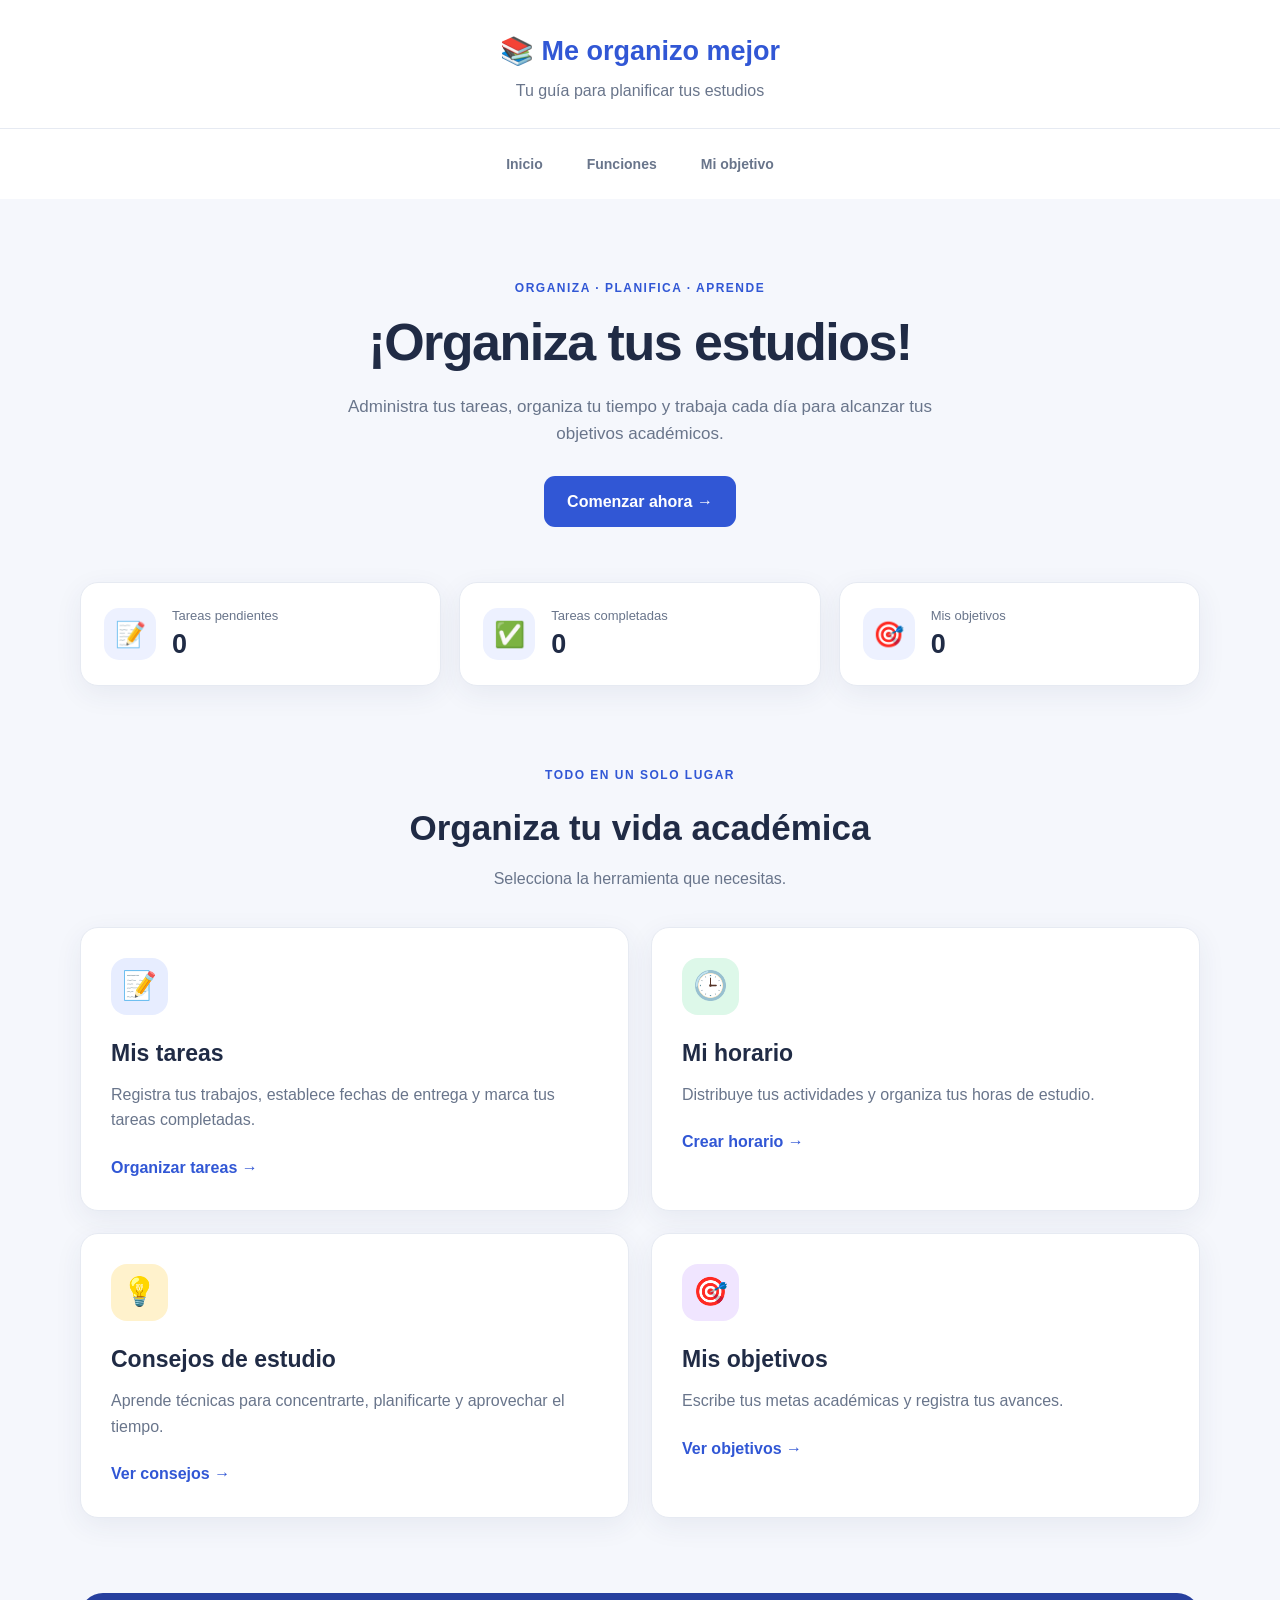
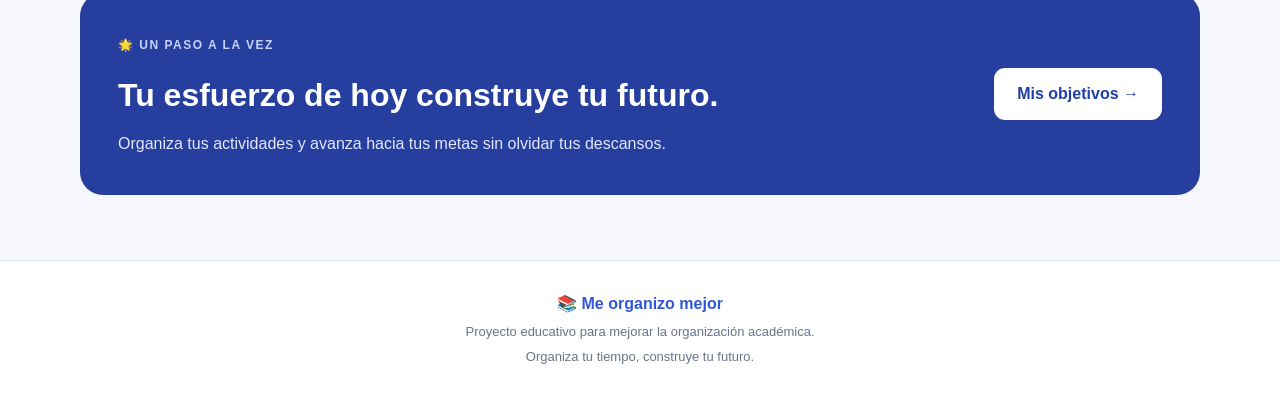
<file: Me organizo mejor/index.html>
<!DOCTYPE html>
<html lang="es">
<head>
    <meta charset="UTF-8">
    <meta name="viewport" content="width=device-width, initial-scale=1.0">

    <meta name="description" content="Organiza tus tareas, horarios y objetivos académicos.">

    <title>Me organizo mejor | Inicio</title>

    <link rel="stylesheet" href="estilos.css">
    <script src="script.js" defer></script>
</head>

<body>

    <header class="encabezado">
        <a href="index.html" class="logo">📚 Me organizo mejor</a>
        <p>Tu guía para planificar tus estudios</p>
    </header>

    <nav class="menu" aria-label="Navegación principal">
        <a href="#inicio">Inicio</a>
        <a href="#funciones">Funciones</a>
        <a href="#objetivo">Mi objetivo</a>
    </nav>

    <main class="contenedor">

        <section id="inicio" class="bienvenida">
            <span class="etiqueta">ORGANIZA · PLANIFICA · APRENDE</span>

            <h1>¡Organiza tus estudios!</h1>

            <p>
                Administra tus tareas, organiza tu tiempo y trabaja
                cada día para alcanzar tus objetivos académicos.
            </p>

            <a href="paginas/tareas.html" class="boton">
                Comenzar ahora →
            </a>
        </section>

        <section class="resumen">
            <article class="resumen-card">
                <span>📝</span>
                <div>
                    <p>Tareas pendientes</p>
                    <strong id="resumen-pendientes">0</strong>
                </div>
            </article>

            <article class="resumen-card">
                <span>✅</span>
                <div>
                    <p>Tareas completadas</p>
                    <strong id="resumen-completadas">0</strong>
                </div>
            </article>

            <article class="resumen-card">
                <span>🎯</span>
                <div>
                    <p>Mis objetivos</p>
                    <strong id="resumen-objetivos">0</strong>
                </div>
            </article>
        </section>

        <section id="funciones" class="seccion">
            <div class="titulo-seccion">
                <span>TODO EN UN SOLO LUGAR</span>
                <h2>Organiza tu vida académica</h2>
                <p>Selecciona la herramienta que necesitas.</p>
            </div>

            <div class="tarjetas">

                <article class="tarjeta tarjeta-azul">
                    <div class="icono">📝</div>
                    <h3>Mis tareas</h3>
                    <p>
                        Registra tus trabajos, establece fechas
                        de entrega y marca tus tareas completadas.
                    </p>
                    <a href="paginas/tareas.html" class="enlace-tarjeta">
                        Organizar tareas →
                    </a>
                </article>

                <article class="tarjeta tarjeta-verde">
                    <div class="icono">🕒</div>
                    <h3>Mi horario</h3>
                    <p>
                        Distribuye tus actividades y organiza
                        tus horas de estudio.
                    </p>
                    <a href="paginas/horario.html" class="enlace-tarjeta">
                        Crear horario →
                    </a>
                </article>

                <article class="tarjeta tarjeta-amarilla">
                    <div class="icono">💡</div>
                    <h3>Consejos de estudio</h3>
                    <p>
                        Aprende técnicas para concentrarte,
                        planificarte y aprovechar el tiempo.
                    </p>
                    <a href="paginas/consejos.html" class="enlace-tarjeta">
                        Ver consejos →
                    </a>
                </article>

                <article class="tarjeta tarjeta-morada">
                    <div class="icono">🎯</div>
                    <h3>Mis objetivos</h3>
                    <p>
                        Escribe tus metas académicas y registra
                        tus avances.
                    </p>
                    <a href="paginas/objetivos.html" class="enlace-tarjeta">
                        Ver objetivos →
                    </a>
                </article>

            </div>
        </section>

        <section id="objetivo" class="objetivo-dia">
            <div>
                <span>🌟 UN PASO A LA VEZ</span>
                <h2>Tu esfuerzo de hoy construye tu futuro.</h2>
                <p>
                    Organiza tus actividades y avanza hacia
                    tus metas sin olvidar tus descansos.
                </p>
            </div>

            <a href="paginas/objetivos.html" class="boton boton-claro">
                Mis objetivos →
            </a>
        </section>

    </main>

    <footer class="pie">
        <strong>📚 Me organizo mejor</strong>
        <p>Proyecto educativo para mejorar la organización académica.</p>
        <p>Organiza tu tiempo, construye tu futuro.</p>
    </footer>

</body>
</html>
</file>
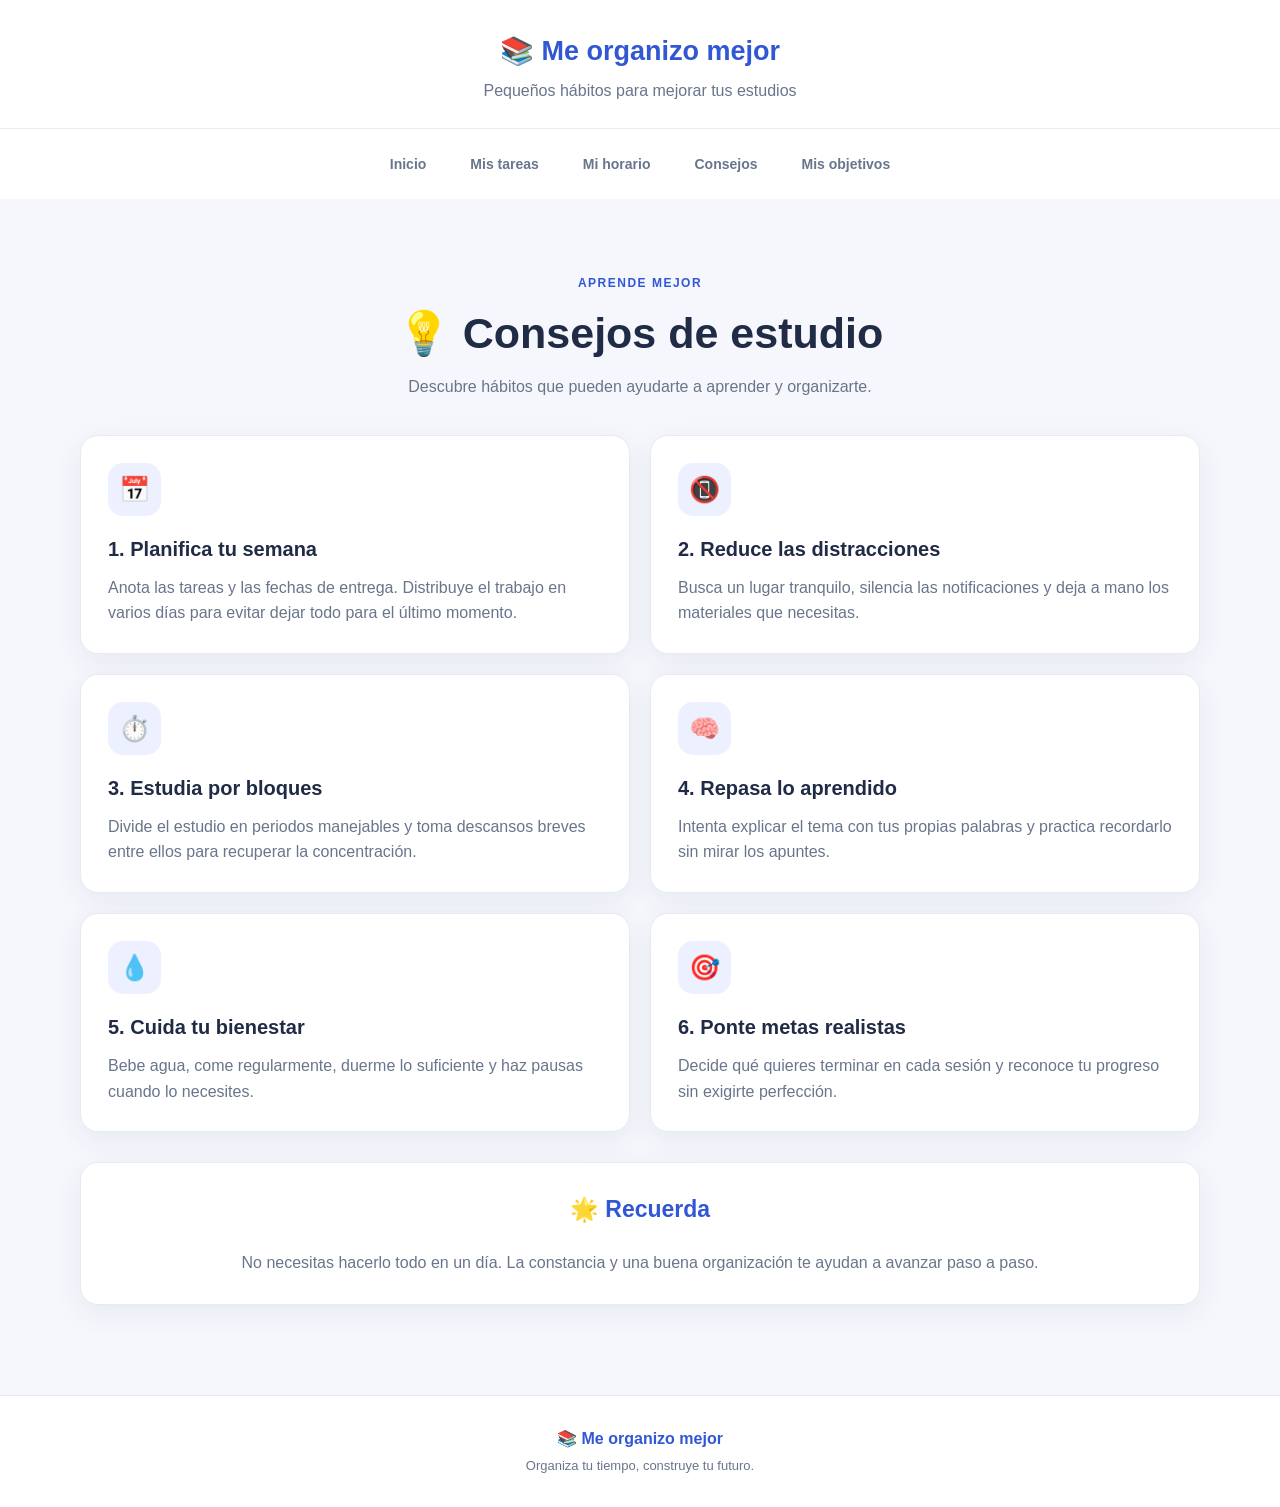
<file: Me organizo mejor/paginas/consejos.html>
<!DOCTYPE html>
<html lang="es">
<head>
    <meta charset="UTF-8">
    <meta name="viewport" content="width=device-width, initial-scale=1.0">
    <title>Consejos de estudio | Me organizo mejor</title>
    <link rel="stylesheet" href="../estilos.css">
    <link rel="stylesheet" href="../css/paginas.css">
</head>
<body>

<header class="encabezado">
    <a href="../index.html" class="logo">📚 Me organizo mejor</a>
    <p>Pequeños hábitos para mejorar tus estudios</p>
</header>

<nav class="menu">
    <a href="../index.html">Inicio</a>
    <a href="tareas.html">Mis tareas</a>
    <a href="horario.html">Mi horario</a>
    <a href="consejos.html">Consejos</a>
    <a href="objetivos.html">Mis objetivos</a>
</nav>

<main class="contenedor pagina-contenido">

    <section class="cabecera-pagina">
        <span class="etiqueta">APRENDE MEJOR</span>
        <h1>💡 Consejos de estudio</h1>
        <p>Descubre hábitos que pueden ayudarte a aprender y organizarte.</p>
    </section>

    <section class="consejos-grid">

        <article class="consejo">
            <div class="icono">📅</div>
            <h2>1. Planifica tu semana</h2>
            <p>
                Anota las tareas y las fechas de entrega.
                Distribuye el trabajo en varios días para evitar
                dejar todo para el último momento.
            </p>
        </article>

        <article class="consejo">
            <div class="icono">📵</div>
            <h2>2. Reduce las distracciones</h2>
            <p>
                Busca un lugar tranquilo, silencia las notificaciones
                y deja a mano los materiales que necesitas.
            </p>
        </article>

        <article class="consejo">
            <div class="icono">⏱️</div>
            <h2>3. Estudia por bloques</h2>
            <p>
                Divide el estudio en periodos manejables y toma
                descansos breves entre ellos para recuperar
                la concentración.
            </p>
        </article>

        <article class="consejo">
            <div class="icono">🧠</div>
            <h2>4. Repasa lo aprendido</h2>
            <p>
                Intenta explicar el tema con tus propias palabras
                y practica recordarlo sin mirar los apuntes.
            </p>
        </article>

        <article class="consejo">
            <div class="icono">💧</div>
            <h2>5. Cuida tu bienestar</h2>
            <p>
                Bebe agua, come regularmente, duerme lo suficiente
                y haz pausas cuando lo necesites.
            </p>
        </article>

        <article class="consejo">
            <div class="icono">🎯</div>
            <h2>6. Ponte metas realistas</h2>
            <p>
                Decide qué quieres terminar en cada sesión
                y reconoce tu progreso sin exigirte perfección.
            </p>
        </article>

    </section>

    <section class="panel frase-final">
        <h2>🌟 Recuerda</h2>
        <p>
            No necesitas hacerlo todo en un día.
            La constancia y una buena organización te ayudan
            a avanzar paso a paso.
        </p>
    </section>

</main>

<footer class="pie">
    <strong>📚 Me organizo mejor</strong>
    <p>Organiza tu tiempo, construye tu futuro.</p>
</footer>

</body>
</html>
</file>
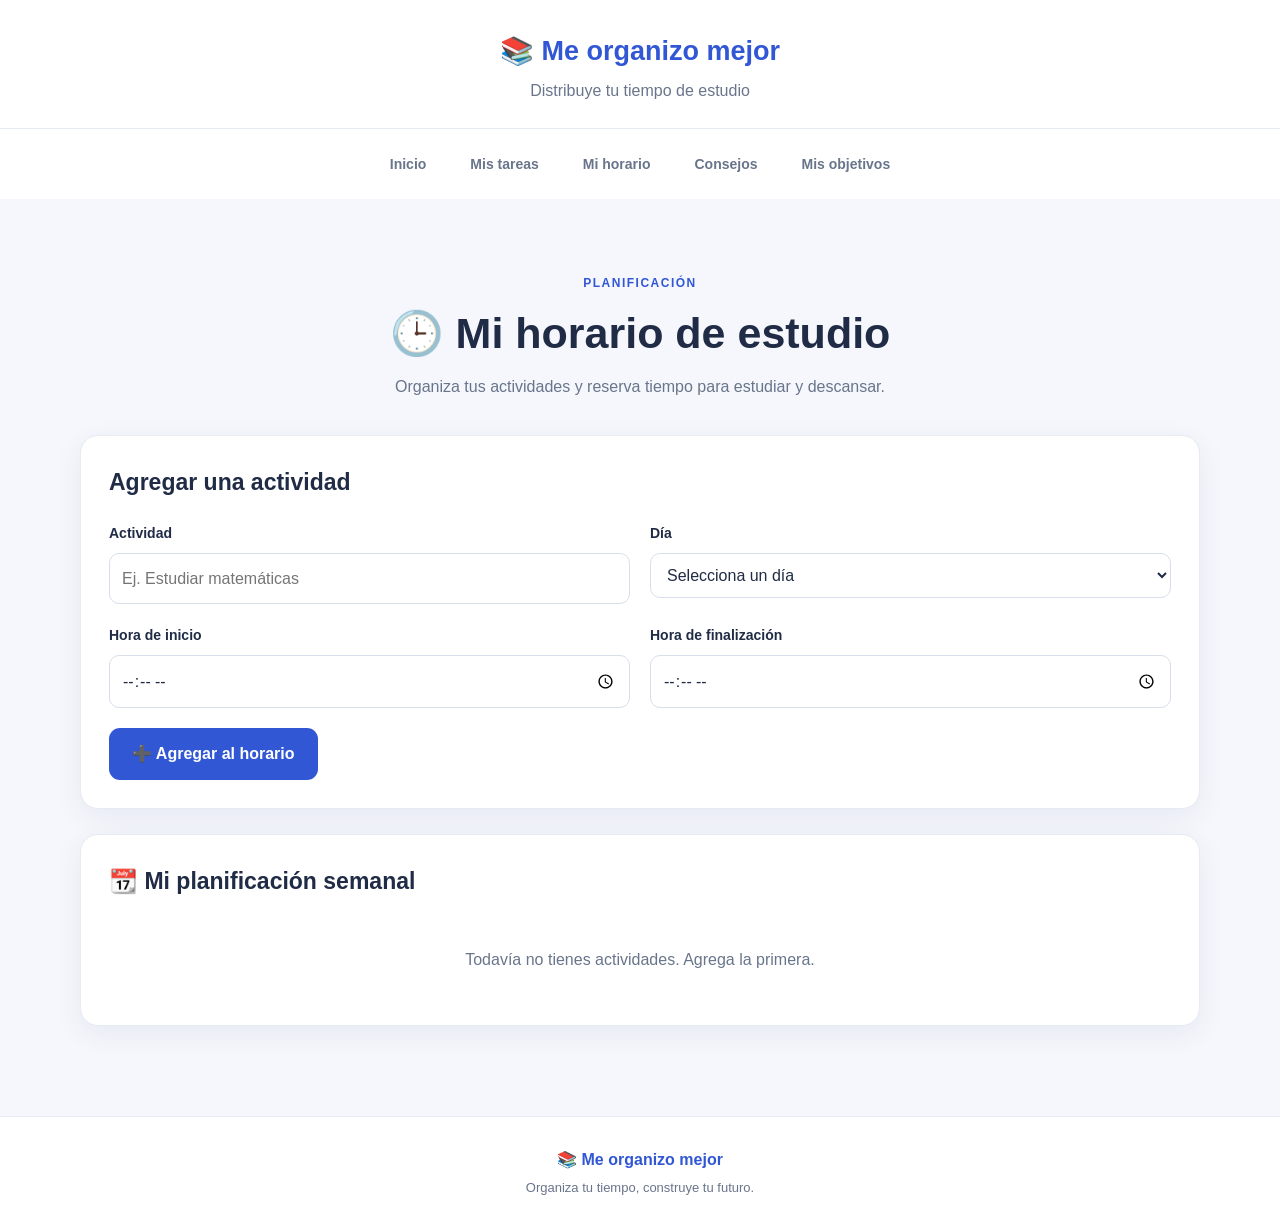
<file: Me organizo mejor/paginas/horario.html>
<!DOCTYPE html>
<html lang="es">
<head>
    <meta charset="UTF-8">
    <meta name="viewport" content="width=device-width, initial-scale=1.0">
    <title>Mi horario | Me organizo mejor</title>
    <link rel="stylesheet" href="../estilos.css">
    <link rel="stylesheet" href="../css/paginas.css">
    <script src="../js/paginas.js" defer></script>
</head>
<body>

<header class="encabezado">
    <a href="../index.html" class="logo">📚 Me organizo mejor</a>
    <p>Distribuye tu tiempo de estudio</p>
</header>

<nav class="menu">
    <a href="../index.html">Inicio</a>
    <a href="tareas.html">Mis tareas</a>
    <a href="horario.html">Mi horario</a>
    <a href="consejos.html">Consejos</a>
    <a href="objetivos.html">Mis objetivos</a>
</nav>

<main class="contenedor pagina-contenido">

    <section class="cabecera-pagina">
        <span class="etiqueta">PLANIFICACIÓN</span>
        <h1>🕒 Mi horario de estudio</h1>
        <p>Organiza tus actividades y reserva tiempo para estudiar y descansar.</p>
    </section>

    <section class="panel">
        <h2>Agregar una actividad</h2>

        <form id="formulario-horario" class="formulario">

            <div class="campo">
                <label for="actividad-horario">Actividad</label>
                <input
                    type="text"
                    id="actividad-horario"
                    placeholder="Ej. Estudiar matemáticas"
                    maxlength="120"
                    required
                >
            </div>

            <div class="campo">
                <label for="dia-horario">Día</label>
                <select id="dia-horario" required>
                    <option value="">Selecciona un día</option>
                    <option>Lunes</option>
                    <option>Martes</option>
                    <option>Miércoles</option>
                    <option>Jueves</option>
                    <option>Viernes</option>
                    <option>Sábado</option>
                    <option>Domingo</option>
                </select>
            </div>

            <div class="campo">
                <label for="hora-inicio">Hora de inicio</label>
                <input type="time" id="hora-inicio" required>
            </div>

            <div class="campo">
                <label for="hora-fin">Hora de finalización</label>
                <input type="time" id="hora-fin" required>
            </div>

            <button type="submit" class="boton">➕ Agregar al horario</button>

        </form>
    </section>

    <section class="panel">
        <h2>📆 Mi planificación semanal</h2>

        <div id="lista-horario">
            <p class="mensaje-vacio">Cargando horario...</p>
        </div>
    </section>

</main>

<footer class="pie">
    <strong>📚 Me organizo mejor</strong>
    <p>Organiza tu tiempo, construye tu futuro.</p>
</footer>

</body>
</html>
</file>
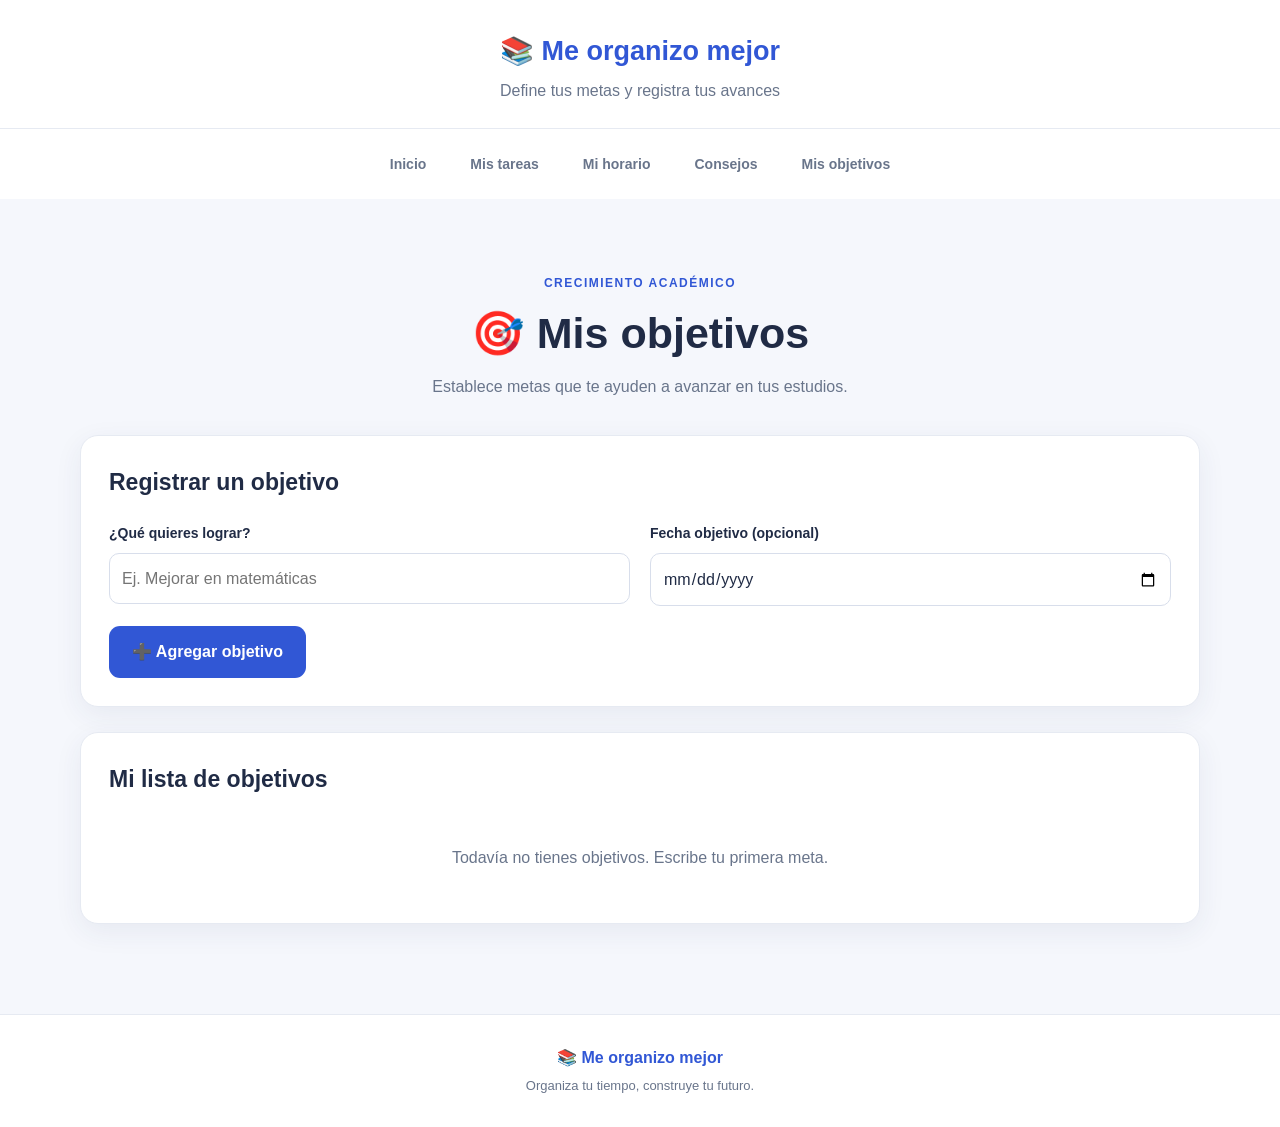
<file: Me organizo mejor/paginas/objetivos.html>
<!DOCTYPE html>
<html lang="es">
<head>
    <meta charset="UTF-8">
    <meta name="viewport" content="width=device-width, initial-scale=1.0">
    <title>Mis objetivos | Me organizo mejor</title>
    <link rel="stylesheet" href="../estilos.css">
    <link rel="stylesheet" href="../css/paginas.css">
    <script src="../js/paginas.js" defer></script>
</head>
<body>

<header class="encabezado">
    <a href="../index.html" class="logo">📚 Me organizo mejor</a>
    <p>Define tus metas y registra tus avances</p>
</header>

<nav class="menu">
    <a href="../index.html">Inicio</a>
    <a href="tareas.html">Mis tareas</a>
    <a href="horario.html">Mi horario</a>
    <a href="consejos.html">Consejos</a>
    <a href="objetivos.html">Mis objetivos</a>
</nav>

<main class="contenedor pagina-contenido">

    <section class="cabecera-pagina">
        <span class="etiqueta">CRECIMIENTO ACADÉMICO</span>
        <h1>🎯 Mis objetivos</h1>
        <p>Establece metas que te ayuden a avanzar en tus estudios.</p>
    </section>

    <section class="panel">
        <h2>Registrar un objetivo</h2>

        <form id="formulario-objetivo" class="formulario">

            <div class="campo">
                <label for="nombre-objetivo">¿Qué quieres lograr?</label>
                <input
                    type="text"
                    id="nombre-objetivo"
                    placeholder="Ej. Mejorar en matemáticas"
                    maxlength="150"
                    required
                >
            </div>

            <div class="campo">
                <label for="fecha-objetivo">Fecha objetivo (opcional)</label>
                <input type="date" id="fecha-objetivo">
            </div>

            <button type="submit" class="boton">➕ Agregar objetivo</button>

        </form>
    </section>

    <section class="panel">
        <h2>Mi lista de objetivos</h2>

        <div id="lista-objetivos">
            <p class="mensaje-vacio">Cargando objetivos...</p>
        </div>
    </section>

</main>

<footer class="pie">
    <strong>📚 Me organizo mejor</strong>
    <p>Organiza tu tiempo, construye tu futuro.</p>
</footer>

</body>
</html>
</file>
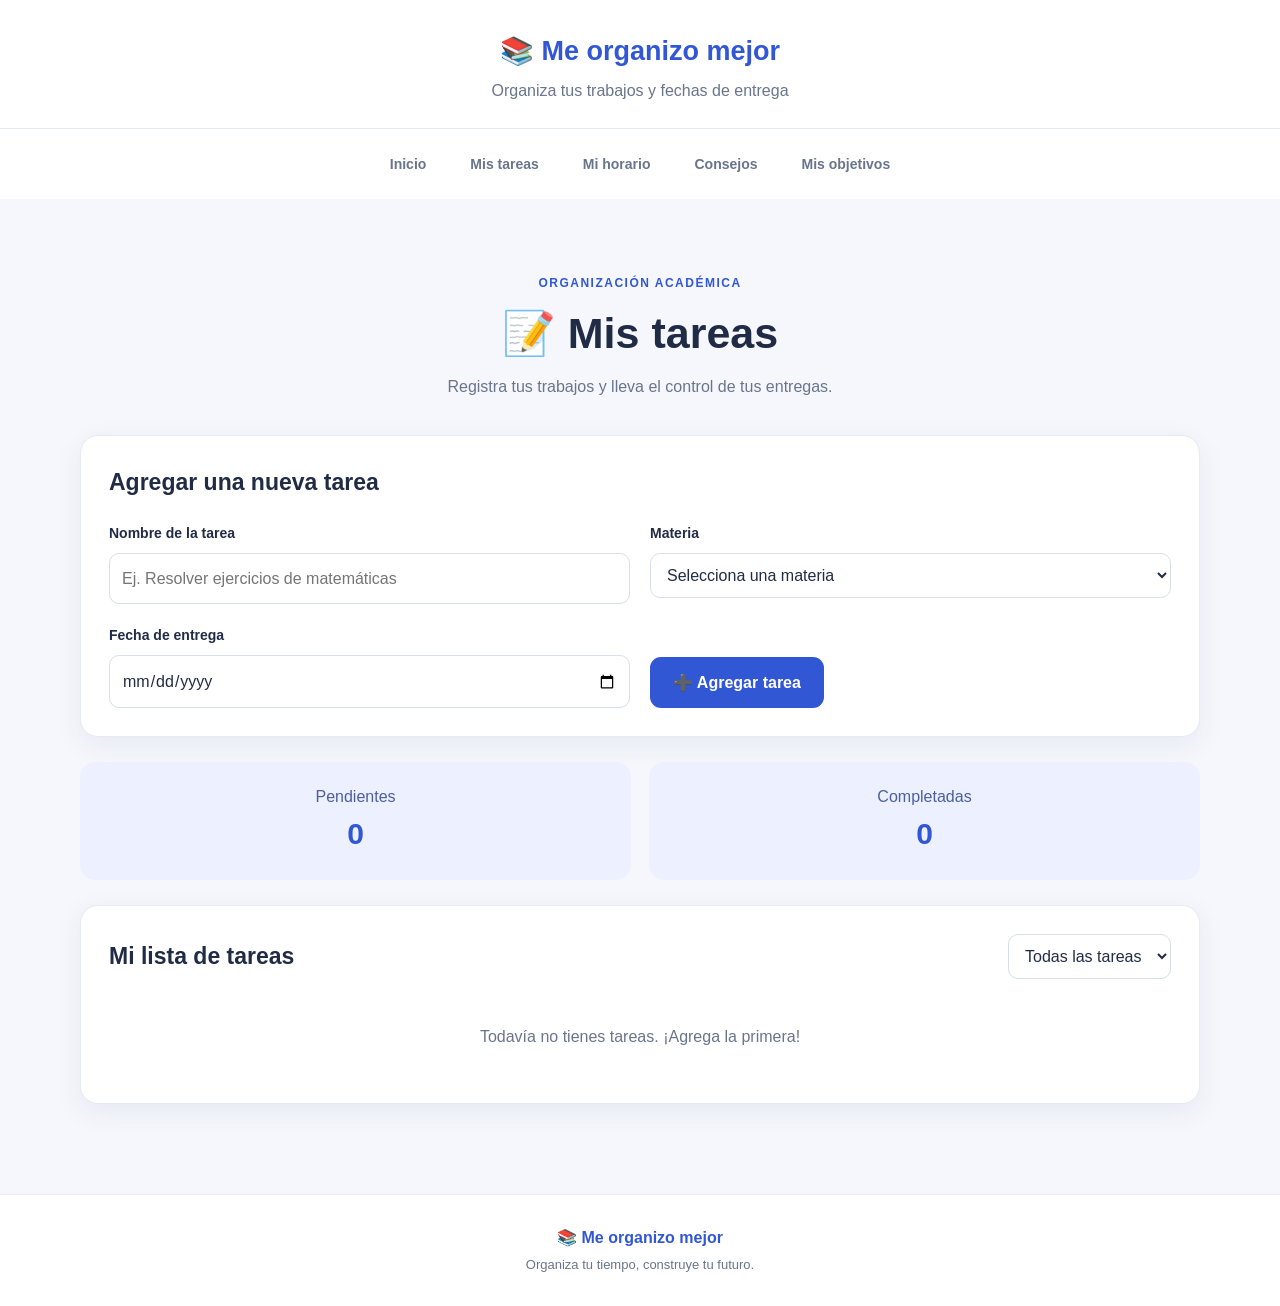
<file: Me organizo mejor/paginas/tareas.html>
<!DOCTYPE html>
<html lang="es">
<head>
    <meta charset="UTF-8">
    <meta name="viewport" content="width=device-width, initial-scale=1.0">
    <title>Mis tareas | Me organizo mejor</title>
    <link rel="stylesheet" href="../estilos.css">
    <link rel="stylesheet" href="../css/paginas.css">
    <script src="../js/paginas.js" defer></script>
</head>
<body>

<header class="encabezado">
    <a href="../index.html" class="logo">📚 Me organizo mejor</a>
    <p>Organiza tus trabajos y fechas de entrega</p>
</header>

<nav class="menu">
    <a href="../index.html">Inicio</a>
    <a href="tareas.html">Mis tareas</a>
    <a href="horario.html">Mi horario</a>
    <a href="consejos.html">Consejos</a>
    <a href="objetivos.html">Mis objetivos</a>
</nav>

<main class="contenedor pagina-contenido">

    <section class="cabecera-pagina">
        <span class="etiqueta">ORGANIZACIÓN ACADÉMICA</span>
        <h1>📝 Mis tareas</h1>
        <p>Registra tus trabajos y lleva el control de tus entregas.</p>
    </section>

    <section class="panel">
        <h2>Agregar una nueva tarea</h2>

        <form id="formulario-tarea" class="formulario">

            <div class="campo">
                <label for="nombre-tarea">Nombre de la tarea</label>
                <input
                    type="text"
                    id="nombre-tarea"
                    placeholder="Ej. Resolver ejercicios de matemáticas"
                    maxlength="150"
                    required
                >
            </div>

            <div class="campo">
                <label for="materia-tarea">Materia</label>
                <select id="materia-tarea" required>
                    <option value="">Selecciona una materia</option>
                    <option>Matemáticas</option>
                    <option>Lenguaje</option>
                    <option>Sociales</option>
                    <option>Ciencias Naturales</option>
                    <option>Inglés</option>
                    <option>Informática</option>
                    <option>Otra</option>
                </select>
            </div>

            <div class="campo">
                <label for="fecha-tarea">Fecha de entrega</label>
                <input type="date" id="fecha-tarea" required>
            </div>

            <button class="boton" type="submit">➕ Agregar tarea</button>

        </form>
    </section>

    <section class="estadisticas">
        <article class="estadistica">
            <span>Pendientes</span>
            <strong id="total-pendientes">0</strong>
        </article>

        <article class="estadistica">
            <span>Completadas</span>
            <strong id="total-completadas">0</strong>
        </article>
    </section>

    <section class="panel">
        <div class="titulo-lista">
            <h2>Mi lista de tareas</h2>

            <select id="filtro-tareas" aria-label="Filtrar tareas">
                <option value="todas">Todas las tareas</option>
                <option value="pendientes">Pendientes</option>
                <option value="completadas">Completadas</option>
            </select>
        </div>

        <div id="lista-tareas">
            <p class="mensaje-vacio">Cargando tareas...</p>
        </div>
    </section>

</main>

<footer class="pie">
    <strong>📚 Me organizo mejor</strong>
    <p>Organiza tu tiempo, construye tu futuro.</p>
</footer>

</body>
</html>
</file>
<file: Me organizo mejor/estilos.css>
/* =================================
   ME ORGANIZO MEJOR
   DISEÑO GENERAL
================================= */

:root {
    --azul: #3157d5;
    --azul-oscuro: #203fa8;
    --fondo: #f5f7fc;
    --texto: #202b45;
    --texto-suave: #69758b;
    --blanco: #ffffff;
    --borde: #e6eaf2;
    --radio: 18px;
    --sombra: 0 8px 28px rgba(37, 55, 100, 0.07);
}

* {
    margin: 0;
    padding: 0;
    box-sizing: border-box;
}

html {
    scroll-behavior: smooth;
}

body {
    font-family: Arial, Helvetica, sans-serif;
    background: var(--fondo);
    color: var(--texto);
    line-height: 1.6;
}

a {
    color: inherit;
}

button,
input,
select,
textarea {
    font: inherit;
}

button,
a {
    -webkit-tap-highlight-color: transparent;
}

/* ENCABEZADO */

.encabezado {
    text-align: center;
    padding: 30px 20px 24px;
    background: var(--blanco);
}

.logo {
    display: inline-block;
    text-decoration: none;
    font-size: 27px;
    font-weight: 800;
    color: var(--azul);
    margin-bottom: 5px;
}

.encabezado p {
    color: var(--texto-suave);
}

/* MENÚ */

.menu {
    display: flex;
    justify-content: center;
    flex-wrap: wrap;
    gap: 12px;
    padding: 15px;
    background: var(--blanco);
    border-top: 1px solid var(--borde);
}

.menu a {
    text-decoration: none;
    padding: 9px 16px;
    border-radius: 10px;
    font-size: 14px;
    font-weight: 700;
    color: var(--texto-suave);
    transition: 0.2s;
}

.menu a:hover,
.menu a:focus-visible {
    background: #edf1ff;
    color: var(--azul);
}

/* CONTENEDOR */

.contenedor {
    width: min(1120px, 92%);
    margin: 0 auto;
}

/* BIENVENIDA */

.bienvenida {
    text-align: center;
    padding: 75px 20px 55px;
}

.etiqueta,
.titulo-seccion > span,
.objetivo-dia > div > span {
    display: inline-block;
    color: var(--azul);
    font-size: 12px;
    font-weight: 800;
    letter-spacing: 1.5px;
    margin-bottom: 15px;
}

.bienvenida h1 {
    font-size: clamp(32px, 5vw, 52px);
    line-height: 1.15;
    margin-bottom: 20px;
    letter-spacing: -1.5px;
}

.bienvenida > p {
    max-width: 620px;
    margin: 0 auto 28px;
    color: var(--texto-suave);
    font-size: 17px;
}

.boton {
    display: inline-block;
    background: var(--azul);
    color: white;
    text-decoration: none;
    border: none;
    padding: 13px 23px;
    border-radius: 11px;
    font-weight: 700;
    cursor: pointer;
    transition: 0.2s;
}

.boton:hover {
    background: var(--azul-oscuro);
    transform: translateY(-2px);
}

/* RESUMEN */

.resumen {
    display: grid;
    grid-template-columns: repeat(3, minmax(0, 1fr));
    gap: 18px;
    margin-bottom: 75px;
}

.resumen-card {
    display: flex;
    align-items: center;
    gap: 16px;
    background: var(--blanco);
    border: 1px solid var(--borde);
    border-radius: var(--radio);
    padding: 23px;
    box-shadow: var(--sombra);
}

.resumen-card > span {
    display: grid;
    place-items: center;
    width: 52px;
    height: 52px;
    flex-shrink: 0;
    background: #edf1ff;
    border-radius: 15px;
    font-size: 25px;
}

.resumen-card p {
    color: var(--texto-suave);
    font-size: 13px;
}

.resumen-card strong {
    display: block;
    font-size: 27px;
    line-height: 1.3;
}

/* SECCIONES */

.seccion {
    margin-bottom: 75px;
}

.titulo-seccion {
    text-align: center;
    margin-bottom: 35px;
}

.titulo-seccion h2 {
    font-size: clamp(25px, 4vw, 35px);
    margin-bottom: 10px;
}

.titulo-seccion p {
    color: var(--texto-suave);
}

/* TARJETAS */

.tarjetas {
    display: grid;
    grid-template-columns: repeat(2, minmax(0, 1fr));
    gap: 22px;
}

.tarjeta {
    padding: 30px;
    border-radius: var(--radio);
    background: var(--blanco);
    border: 1px solid var(--borde);
    box-shadow: var(--sombra);
    transition: transform 0.2s, box-shadow 0.2s;
}

.tarjeta:hover {
    transform: translateY(-4px);
    box-shadow: 0 14px 35px rgba(37, 55, 100, 0.11);
}

.icono {
    display: grid;
    place-items: center;
    width: 57px;
    height: 57px;
    border-radius: 16px;
    font-size: 28px;
    margin-bottom: 20px;
}

.tarjeta h3 {
    font-size: 23px;
    margin-bottom: 10px;
}

.tarjeta > p {
    color: var(--texto-suave);
    margin-bottom: 22px;
}

.tarjeta-azul .icono {
    background: #e7edff;
}

.tarjeta-verde .icono {
    background: #ddf8e9;
}

.tarjeta-amarilla .icono {
    background: #fff2cc;
}

.tarjeta-morada .icono {
    background: #f0e5ff;
}

.enlace-tarjeta {
    display: inline-block;
    text-decoration: none;
    color: var(--azul);
    font-weight: 800;
}

.enlace-tarjeta:hover {
    text-decoration: underline;
}

/* OBJETIVO DEL DÍA */

.objetivo-dia {
    display: flex;
    align-items: center;
    justify-content: space-between;
    gap: 25px;
    padding: 38px;
    margin-bottom: 65px;
    background: #263f9e;
    color: white;
    border-radius: 23px;
}

.objetivo-dia > div > span {
    color: #c7d2fe;
}

.objetivo-dia h2 {
    font-size: clamp(23px, 3vw, 32px);
    margin-bottom: 10px;
}

.objetivo-dia p {
    color: #e0e7ff;
}

.boton-claro {
    flex-shrink: 0;
    background: white;
    color: var(--azul-oscuro);
}

.boton-claro:hover {
    background: #e9edff;
    color: var(--azul-oscuro);
}

/* PIE DE PÁGINA */

.pie {
    text-align: center;
    background: white;
    border-top: 1px solid var(--borde);
    padding: 30px 20px;
}

.pie strong {
    color: var(--azul);
}

.pie p {
    color: var(--texto-suave);
    font-size: 13px;
    margin-top: 5px;
}

/* ADAPTACIÓN A CELULARES */

@media (max-width: 750px) {
    .resumen {
        grid-template-columns: 1fr;
        margin-bottom: 55px;
    }

    .tarjetas {
        grid-template-columns: 1fr;
    }

    .bienvenida {
        padding: 55px 5px 40px;
    }

    .objetivo-dia {
        align-items: flex-start;
        flex-direction: column;
        padding: 27px;
    }
}

@media (max-width: 400px) {
    .logo {
        font-size: 22px;
    }

    .menu {
        gap: 4px;
    }

    .menu a {
        padding: 9px;
        font-size: 12px;
    }

    .contenedor {
        width: 94%;
    }

    .tarjeta {
        padding: 22px;
    }
}
</file>
<file: Me organizo mejor/css/paginas.css>
/* DISEÑO DE LAS PÁGINAS INTERIORES */

.pagina-contenido {
    padding-top: 35px;
    padding-bottom: 65px;
}

.cabecera-pagina {
    text-align: center;
    padding: 35px 10px;
}

.cabecera-pagina h1 {
    font-size: clamp(30px, 5vw, 43px);
    line-height: 1.2;
    margin-bottom: 14px;
}

.cabecera-pagina p {
    color: var(--texto-suave);
}

.panel {
    background: white;
    border: 1px solid var(--borde);
    border-radius: var(--radio);
    padding: 28px;
    margin-bottom: 25px;
    box-shadow: var(--sombra);
}

.panel > h2 {
    font-size: 23px;
    margin-bottom: 22px;
}

.formulario {
    display: grid;
    grid-template-columns: repeat(2, minmax(0, 1fr));
    gap: 20px;
}

.campo {
    display: flex;
    flex-direction: column;
    gap: 8px;
}

.campo label {
    font-size: 14px;
    font-weight: 700;
}

.campo input,
.campo select,
#filtro-tareas {
    width: 100%;
    min-width: 0;
    padding: 12px;
    border: 1px solid #d8deeb;
    border-radius: 10px;
    background: white;
    color: var(--texto);
}

.campo input:focus,
.campo select:focus,
#filtro-tareas:focus {
    outline: 2px solid #b9c9ff;
    border-color: var(--azul);
}

.formulario > .boton {
    align-self: end;
    justify-self: start;
}

/* ESTADÍSTICAS */

.estadisticas {
    display: grid;
    grid-template-columns: repeat(2, minmax(0, 1fr));
    gap: 18px;
    margin-bottom: 25px;
}

.estadistica {
    padding: 22px;
    background: #edf1ff;
    border-radius: 15px;
    text-align: center;
}

.estadistica span {
    display: block;
    color: #4c5e9d;
}

.estadistica strong {
    display: block;
    font-size: 30px;
    color: var(--azul);
}

/* LISTAS */

.titulo-lista {
    display: flex;
    align-items: center;
    justify-content: space-between;
    gap: 15px;
    margin-bottom: 20px;
}

.titulo-lista h2 {
    font-size: 23px;
}

#filtro-tareas {
    width: auto;
    max-width: 100%;
}

.mensaje-vacio {
    padding: 25px 10px;
    text-align: center;
    color: var(--texto-suave);
}

.elemento-lista {
    display: flex;
    align-items: center;
    justify-content: space-between;
    flex-wrap: wrap;
    gap: 15px;
    padding: 18px;
    border: 1px solid var(--borde);
    border-radius: 13px;
    margin-bottom: 12px;
    background: #fbfcff;
}

.elemento-lista h3 {
    font-size: 17px;
    overflow-wrap: anywhere;
    margin-bottom: 5px;
}

.elemento-lista p {
    color: var(--texto-suave);
    font-size: 14px;
    margin-top: 4px;
}

.elemento-lista.completado h3 {
    text-decoration: line-through;
    color: #7a8498;
}

.acciones-lista {
    display: flex;
    flex-wrap: wrap;
    gap: 8px;
}

.boton-pequeno {
    padding: 9px 12px;
    border: none;
    border-radius: 8px;
    font-size: 13px;
    font-weight: 700;
    cursor: pointer;
}

.boton-marcar {
    background: #dcfce7;
    color: #166534;
}

.boton-borrar {
    background: #fee2e2;
    color: #991b1b;
}

/* HORARIO */

.grupo-dia {
    margin-bottom: 25px;
}

.grupo-dia h3 {
    margin-bottom: 12px;
    padding-bottom: 8px;
    color: var(--azul);
    border-bottom: 1px solid var(--borde);
}

.hora-actividad {
    display: flex;
    gap: 15px;
    align-items: flex-start;
}

.hora-actividad .hora {
    flex-shrink: 0;
    min-width: 110px;
    font-weight: 700;
    color: var(--azul);
}

/* CONSEJOS */

.consejos-grid {
    display: grid;
    grid-template-columns: repeat(2, minmax(0, 1fr));
    gap: 20px;
    margin-bottom: 30px;
}

.consejo {
    padding: 27px;
    background: white;
    border: 1px solid var(--borde);
    border-radius: var(--radio);
    box-shadow: var(--sombra);
}

.consejo .icono {
    display: grid;
    place-items: center;
    width: 53px;
    height: 53px;
    margin-bottom: 17px;
    border-radius: 15px;
    background: #edf1ff;
    font-size: 25px;
}

.consejo h2 {
    font-size: 20px;
    margin-bottom: 10px;
}

.consejo p {
    color: var(--texto-suave);
}

.frase-final {
    text-align: center;
}

.frase-final h2 {
    color: var(--azul);
}

.frase-final p {
    color: var(--texto-suave);
}

/* ADAPTACIÓN A PANTALLAS PEQUEÑAS */

@media (max-width: 650px) {
    .formulario,
    .consejos-grid,
    .estadisticas {
        grid-template-columns: 1fr;
    }

    .panel {
        padding: 20px;
    }

    .titulo-lista {
        align-items: stretch;
        flex-direction: column;
    }

    #filtro-tareas {
        width: 100%;
    }

    .elemento-lista {
        align-items: flex-start;
        flex-direction: column;
    }

    .hora-actividad {
        flex-direction: column;
        gap: 5px;
    }
}
</file>
